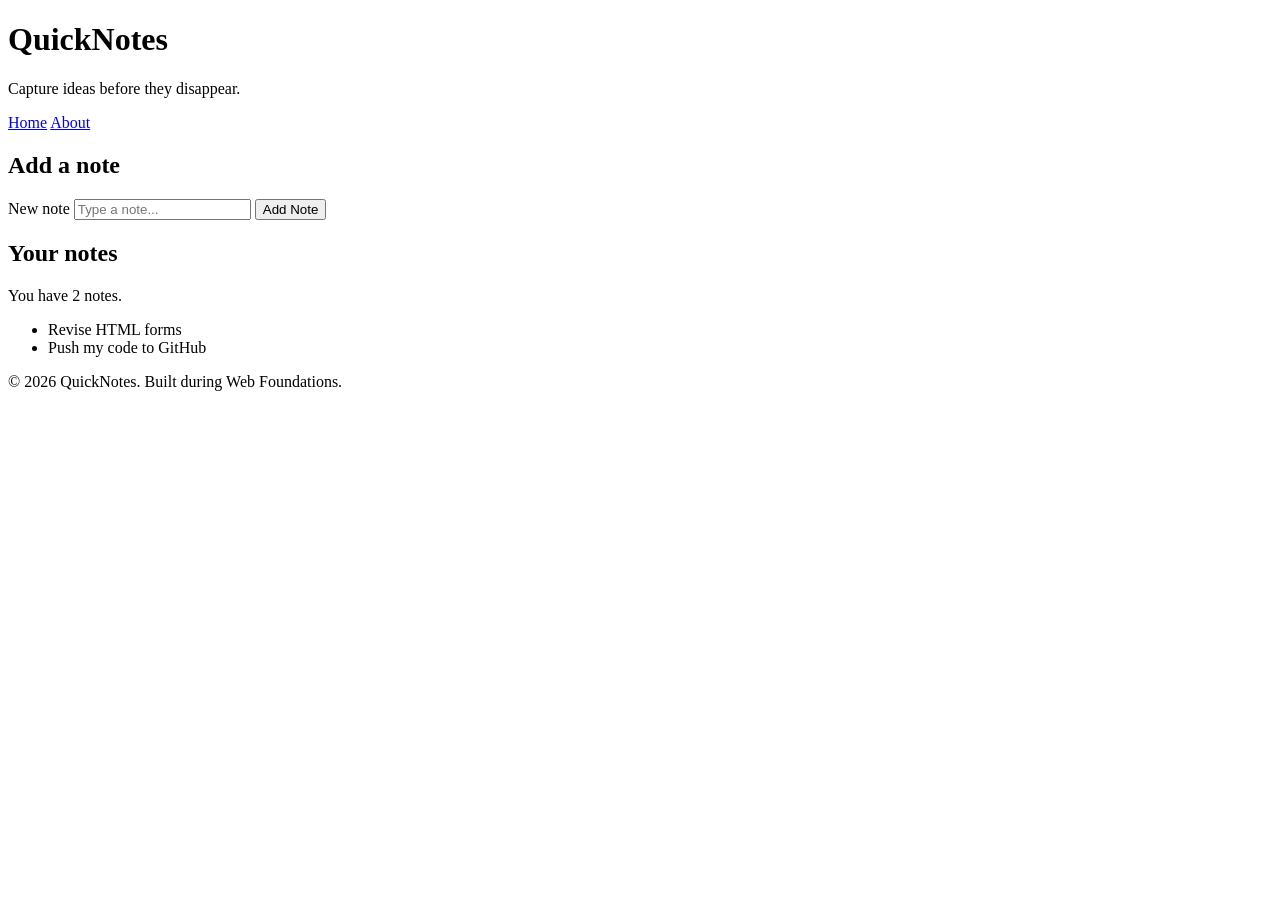
<file: day1/index.html>
<!doctype html>
<html lang="en">
  <head>
    <meta charset="UTF-8" />
    <meta name="viewport" content="width=device-width, initial-scale=1.0" />
    <title>QuickNotes</title>
  </head>
  <body>
    <header>
      <h1>QuickNotes</h1>
      <p>Capture ideas before they disappear.</p>
      <nav>
        <a href="index.html">Home</a>
        <a href="about.html">About</a>
      </nav>
    </header>

    <main>
      <section>
        <h2>Add a note</h2>
        <form id="note-form">
          <label for="note-input">New note</label>
          <input type="text" id="note-input" placeholder="Type a note..." />
          <button type="submit">Add Note</button>
        </form>
      </section>

      <section>
        <h2>Your notes</h2>
        <p id="note-count">You have 2 notes.</p>
        <ul id="notes-list">
          <li>Revise HTML forms</li>
          <li>Push my code to GitHub</li>
        </ul>
      </section>
    </main>

    <footer>
      <p>&copy; 2026 QuickNotes. Built during Web Foundations.</p>
    </footer>
  </body>
</html>
</file>
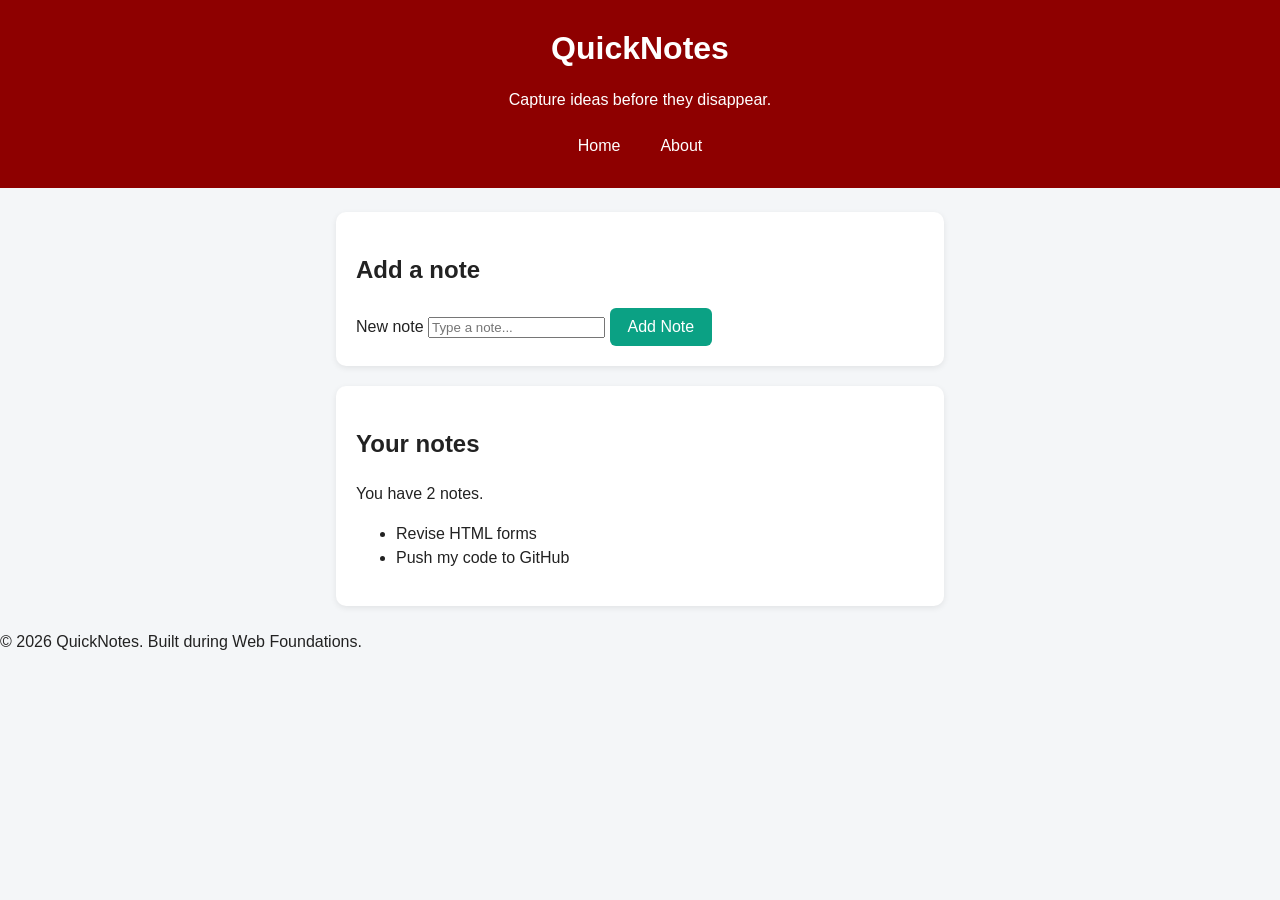
<file: day2/index.html>
<!doctype html>
<html lang="en">
  <head>
    <meta charset="UTF-8" />
    <meta name="viewport" content="width=device-width, initial-scale=1.0" />
    <title>QuickNotes</title>
    <link rel="stylesheet" href="style.css" />
  </head>
  <body>
    <header>
      <h1>QuickNotes</h1>
      <p>Capture ideas before they disappear.</p>
      <nav>
        <a href="index.html">Home</a>
        <a href="about.html">About</a>
      </nav>
    </header>

    <main>
      <section>
        <h2>Add a note</h2>
        <form id="note-form">
          <label for="note-input">New note</label>
          <input type="text" id="note-input" placeholder="Type a note..." />
          <button type="submit">Add Note</button>
        </form>
      </section>

      <section>
        <h2>Your notes</h2>
        <p id="note-count">You have 2 notes.</p>
        <ul id="notes-list">
          <li>Revise HTML forms</li>
          <li>Push my code to GitHub</li>
        </ul>
      </section>
    </main>

    <footer>
      <p>&copy; 2026 QuickNotes. Built during Web Foundations.</p>
    </footer>
  </body>
</html>
</file>
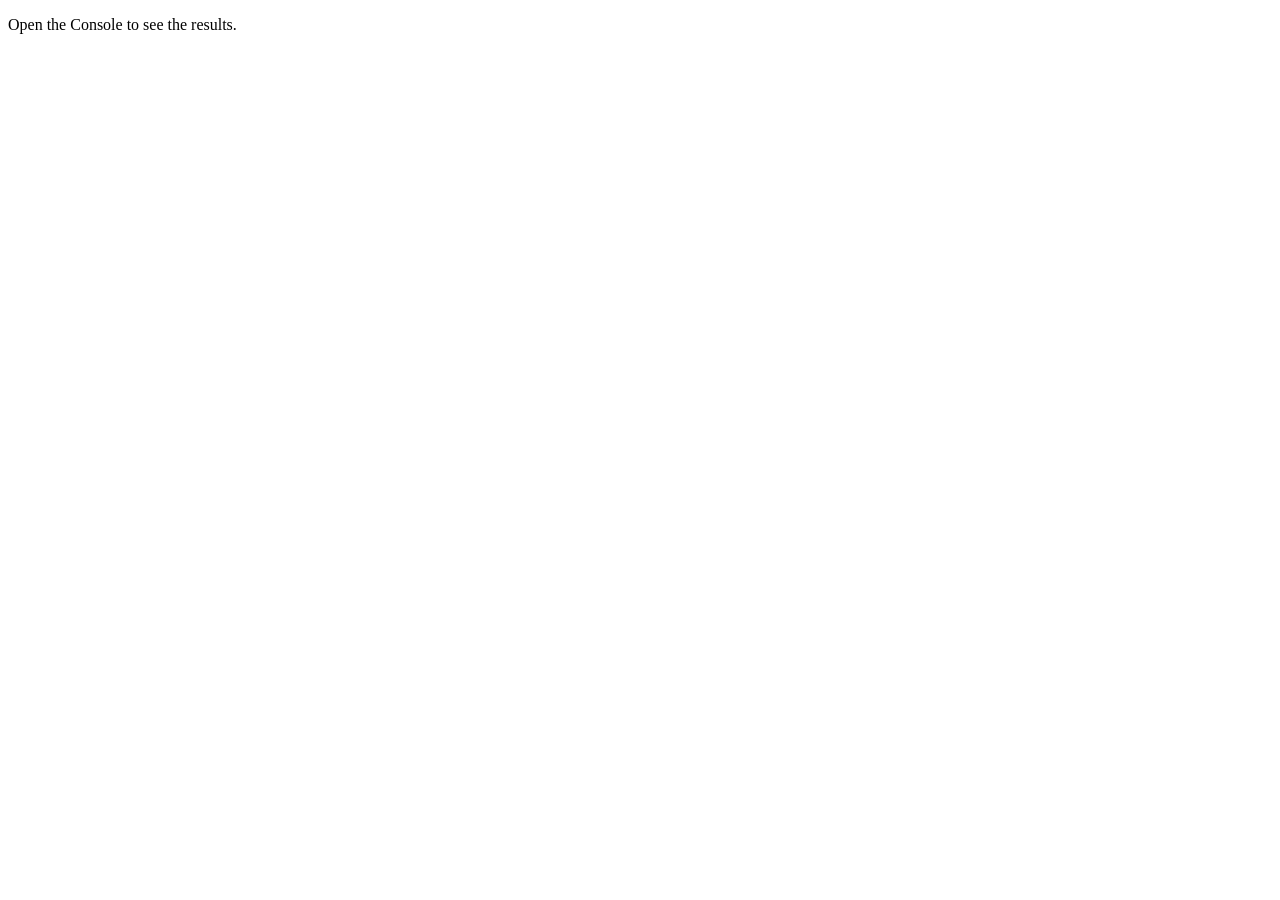
<file: day3/index.html>
<!doctype html>
<html lang="en">
  <head>
    <meta charset="UTF-8" />
    <meta name="viewport" content="width=device-width, initial-scale=1.0" />
    <title>Notes Toolkit</title>
    <script src="script.js" defer></script>
  </head>
  <body>
    <p>Open the Console to see the results.</p>
  </body>
</html>
</file>
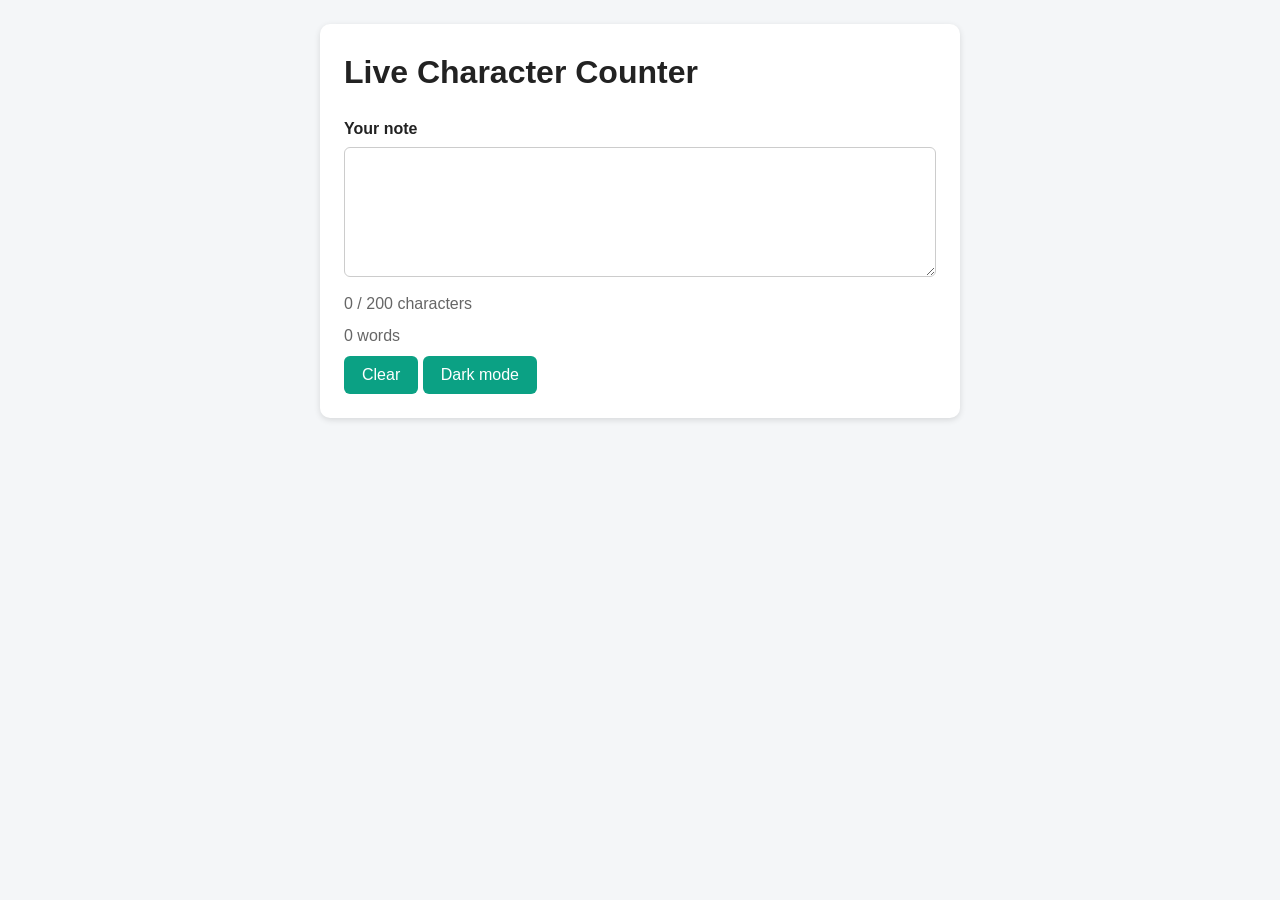
<file: day4/index.html>
<!doctype html>
<html lang="en">
  <head>
    <meta charset="UTF-8" />
    <meta name="viewport" content="width=device-width, initial-scale=1.0" />
    <title>Live Character Counter</title>
    <link rel="stylesheet" href="style.css" />
    <script src="script.js" defer></script>
  </head>
  <body>
    <main>
      <h1>Live Character Counter</h1>

      <label for="note-text">Your note</label>
      <textarea id="note-text" rows="6"></textarea>

      <p id="char-count">0 / 200 characters</p>
      <p id="word-count">0 words</p>

      <button id="clear-btn" type="button">Clear</button>
      <button id="theme-toggle" type="button">Dark mode</button>
    </main>
  </body>
</html>
</file>
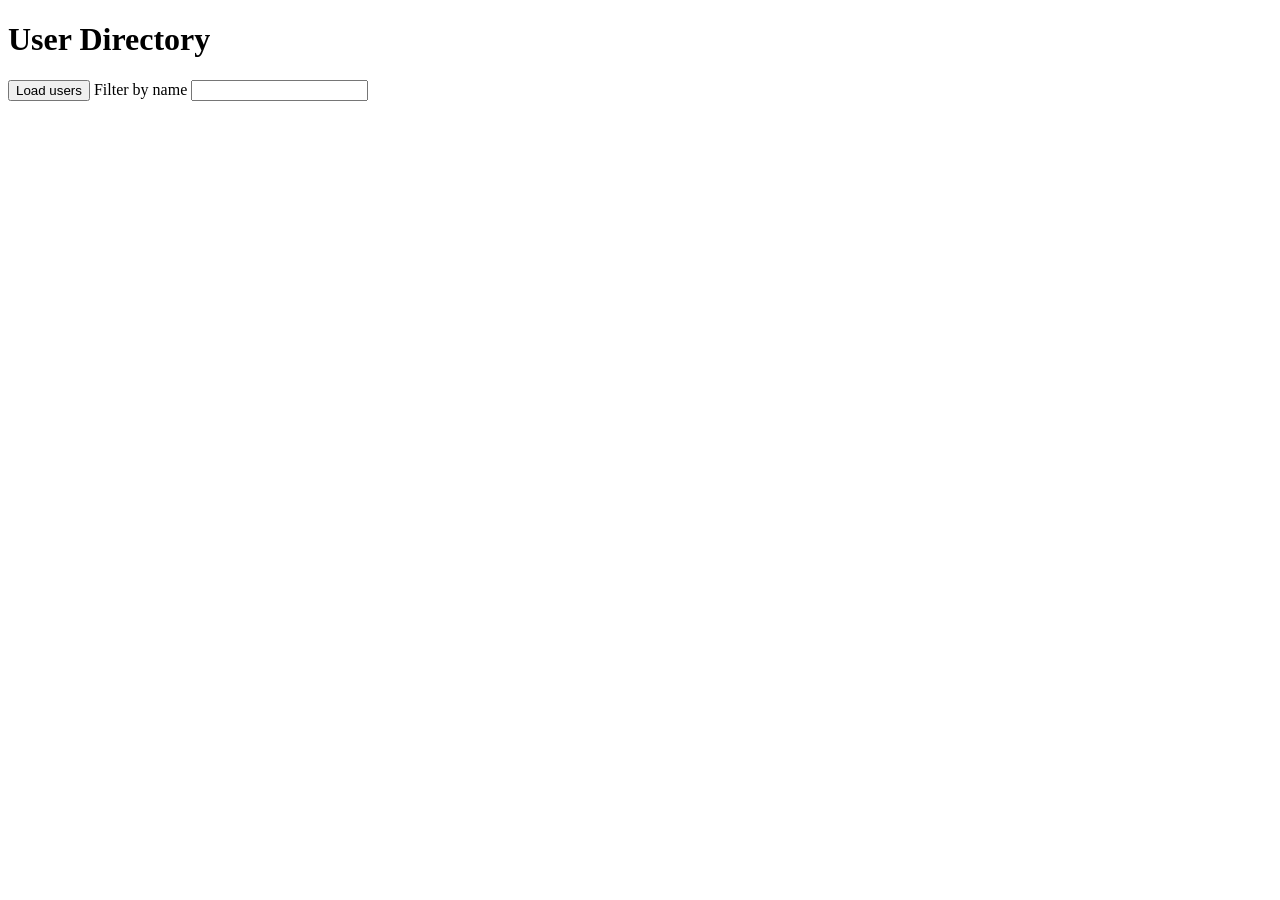
<file: day5/index.html>
<!doctype html>
<html lang="en">
  <head>
    <meta charset="UTF-8" />
    <meta name="viewport" content="width=device-width, initial-scale=1.0" />
    <title>User Directory</title>
    <script src="users.js" defer></script>
  </head>
  <body>
    <h1>User Directory</h1>
    <button id="load-users">Load users</button>
    <label for="filter-input">Filter by name</label>
    <input id="filter-input" type="text" />
    <p id="status"></p>
    <ul id="users-list"></ul>
  </body>
</html>
</file>
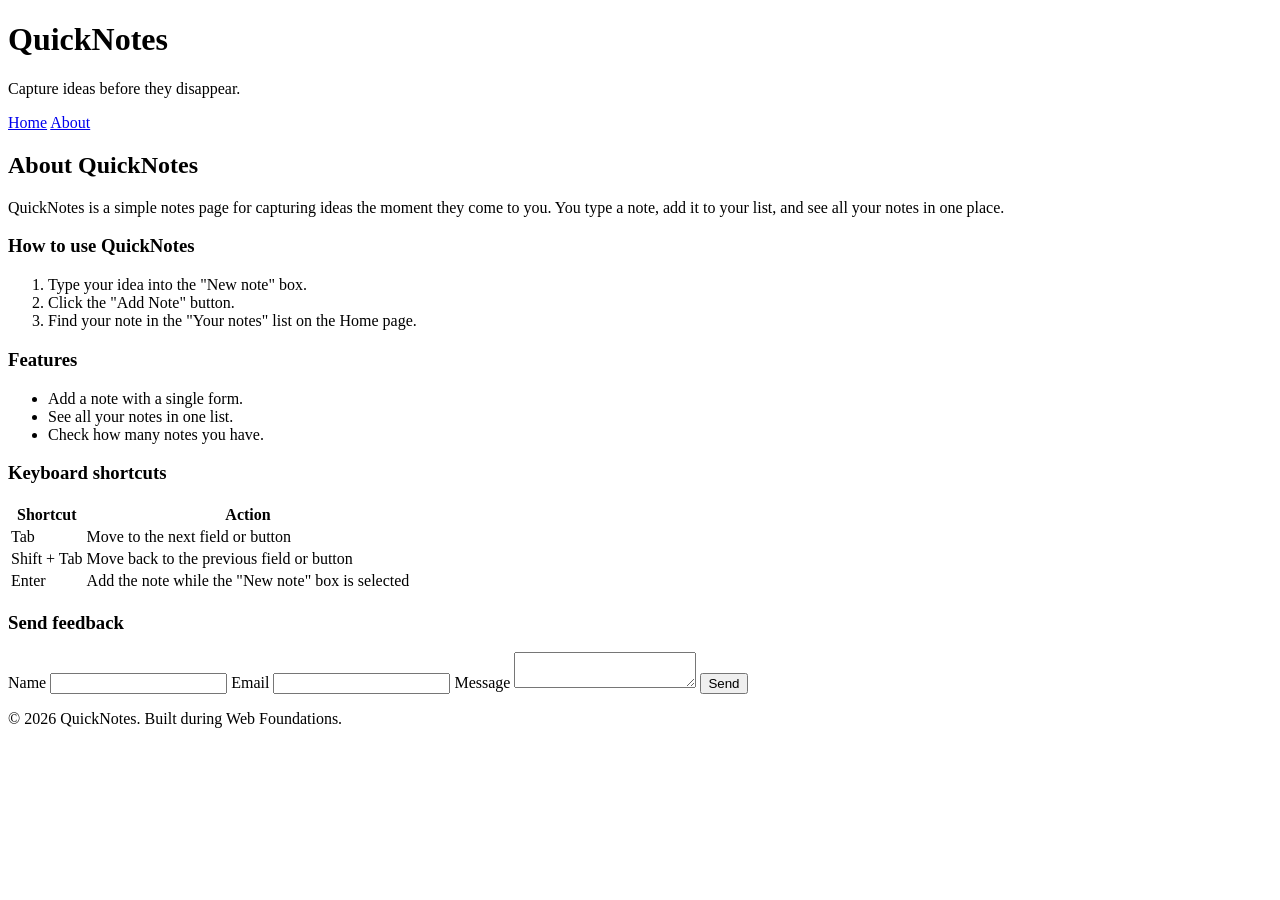
<file: day1/about.html>
<!doctype html>
<html lang="en">
  <head>
    <meta charset="UTF-8" />
    <meta name="viewport" content="width=device-width, initial-scale=1.0" />
    <title>About QuickNotes</title>
  </head>
  <body>
    <header>
      <h1>QuickNotes</h1>
      <p>Capture ideas before they disappear.</p>
      <nav>
        <a href="index.html">Home</a>
        <a href="about.html">About</a>
      </nav>
    </header>

    <main>
      <h2>About QuickNotes</h2>
      <p>
        QuickNotes is a simple notes page for capturing ideas the moment they
        come to you. You type a note, add it to your list, and see all your
        notes in one place.
      </p>
      <section>
        <h3>How to use QuickNotes</h3>
        <ol>
          <li>Type your idea into the "New note" box.</li>
          <li>Click the "Add Note" button.</li>
          <li>Find your note in the "Your notes" list on the Home page.</li>
        </ol>
      </section>
      <section>
        <h3>Features</h3>
        <ul>
          <li>Add a note with a single form.</li>
          <li>See all your notes in one list.</li>
          <li>Check how many notes you have.</li>
        </ul>
      </section>
      <section>
        <h3>Keyboard shortcuts</h3>
        <table>
          <thead>
            <tr>
              <th>Shortcut</th>
              <th>Action</th>
            </tr>
          </thead>
          <tbody>
            <tr>
              <td>Tab</td>
              <td>Move to the next field or button</td>
            </tr>
            <tr>
              <td>Shift + Tab</td>
              <td>Move back to the previous field or button</td>
            </tr>
            <tr>
              <td>Enter</td>
              <td>Add the note while the "New note" box is selected</td>
            </tr>
          </tbody>
        </table>
      </section>
      <section>
        <h3>Send feedback</h3>
        <form>
          <label for="feedback-name">Name</label>
          <input type="text" id="feedback-name" name="name" required />

          <label for="feedback-email">Email</label>
          <input type="email" id="feedback-email" name="email" required />

          <label for="feedback-message">Message</label>
          <textarea id="feedback-message" name="message" required></textarea>

          <button type="submit">Send</button>
        </form>
      </section>
    </main>

    <footer>
      <p>&copy; 2026 QuickNotes. Built during Web Foundations.</p>
    </footer>
  </body>
</html>
</file>
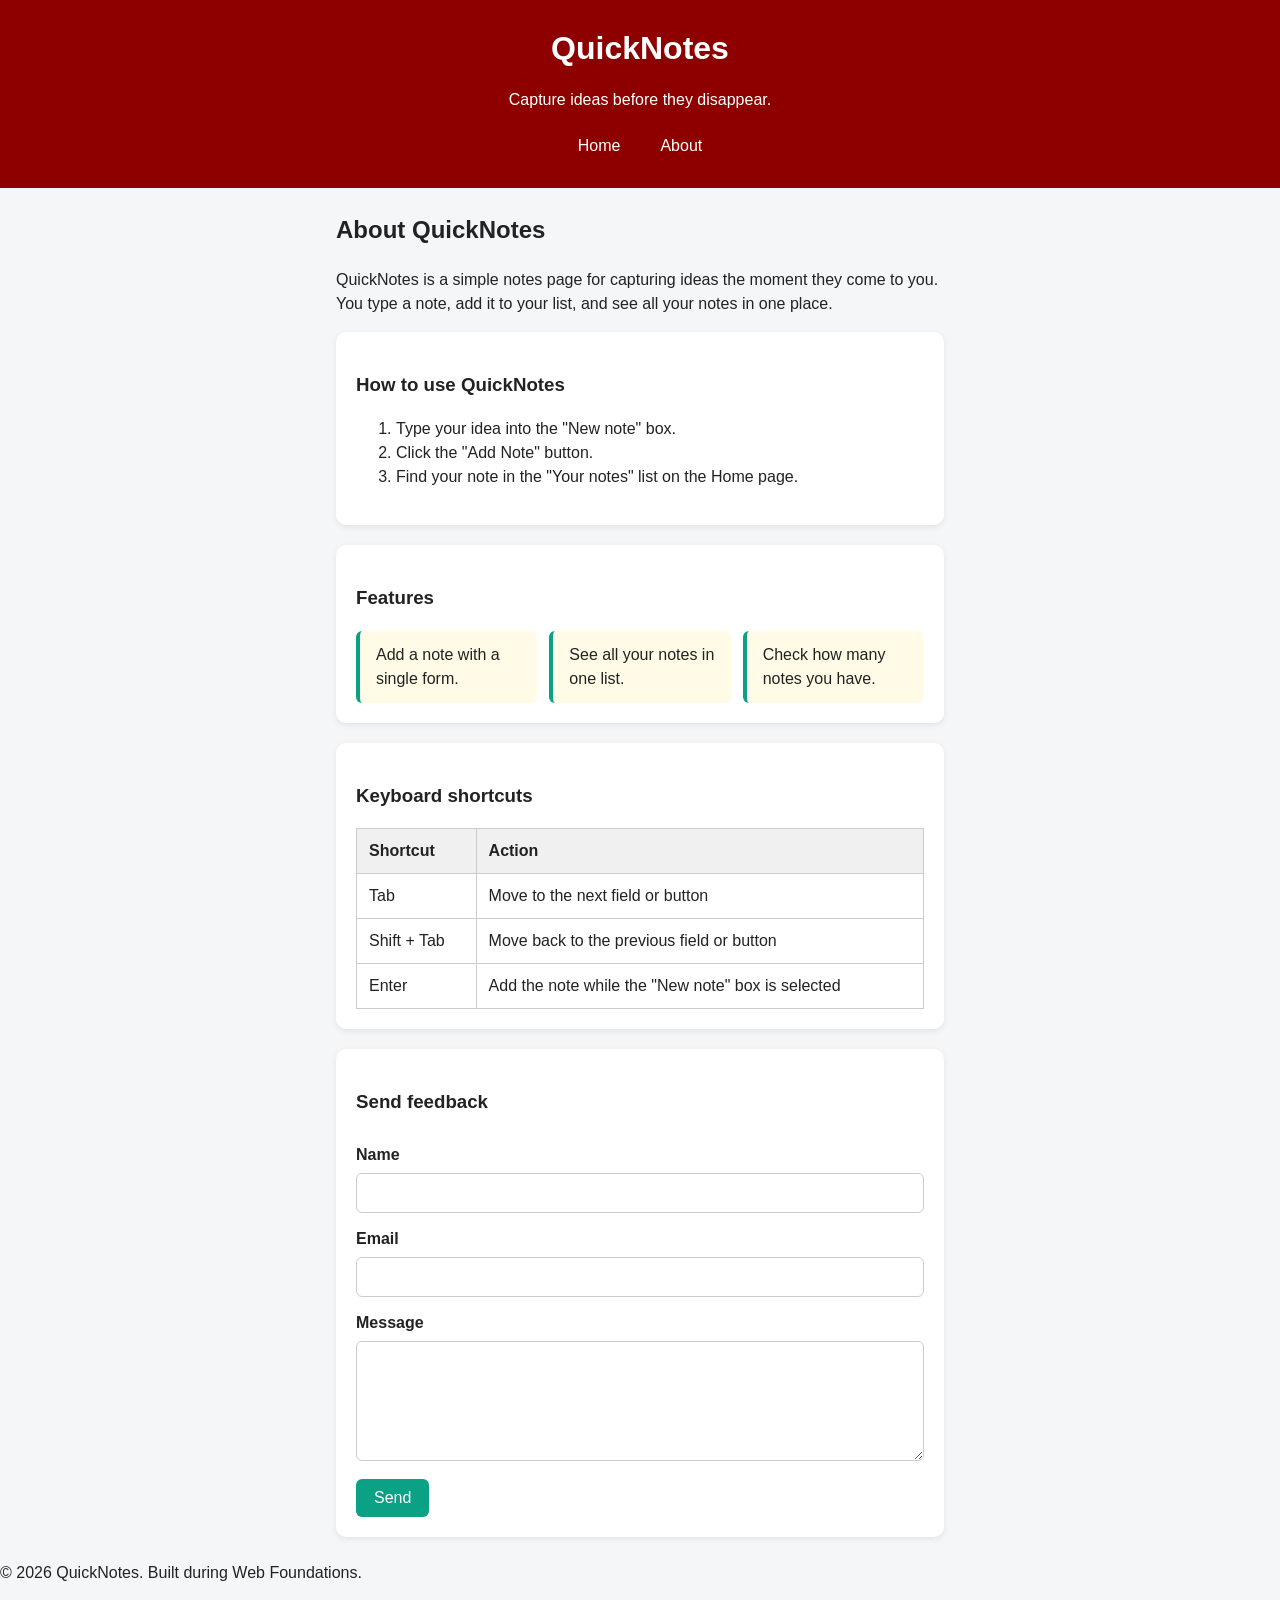
<file: day2/about.html>
<!doctype html>
<html lang="en">
  <head>
    <meta charset="UTF-8" />
    <meta name="viewport" content="width=device-width, initial-scale=1.0" />
    <title>About QuickNotes</title>
    <link rel="stylesheet" href="style.css" />
  </head>
  <body>
    <header>
      <h1>QuickNotes</h1>
      <p>Capture ideas before they disappear.</p>
      <nav>
        <a href="index.html">Home</a>
        <a href="about.html">About</a>
      </nav>
    </header>

    <main>
      <h2>About QuickNotes</h2>
      <p>
        QuickNotes is a simple notes page for capturing ideas the moment they
        come to you. You type a note, add it to your list, and see all your
        notes in one place.
      </p>
      <section>
        <h3>How to use QuickNotes</h3>
        <ol>
          <li>Type your idea into the "New note" box.</li>
          <li>Click the "Add Note" button.</li>
          <li>Find your note in the "Your notes" list on the Home page.</li>
        </ol>
      </section>
      <section>
        <h3>Features</h3>
        <ul class="features">
          <li>Add a note with a single form.</li>
          <li>See all your notes in one list.</li>
          <li>Check how many notes you have.</li>
        </ul>
      </section>
      <section>
        <h3>Keyboard shortcuts</h3>
        <table>
          <thead>
            <tr>
              <th>Shortcut</th>
              <th>Action</th>
            </tr>
          </thead>
          <tbody>
            <tr>
              <td>Tab</td>
              <td>Move to the next field or button</td>
            </tr>
            <tr>
              <td>Shift + Tab</td>
              <td>Move back to the previous field or button</td>
            </tr>
            <tr>
              <td>Enter</td>
              <td>Add the note while the "New note" box is selected</td>
            </tr>
          </tbody>
        </table>
      </section>
      <section>
        <h3>Send feedback</h3>
        <form id="feedback-form">
          <label for="feedback-name">Name</label>
          <input type="text" id="feedback-name" name="name" required />

          <label for="feedback-email">Email</label>
          <input type="email" id="feedback-email" name="email" required />

          <label for="feedback-message">Message</label>
          <textarea id="feedback-message" name="message" required></textarea>

          <button type="submit">Send</button>
        </form>
      </section>
    </main>

    <footer>
      <p>&copy; 2026 QuickNotes. Built during Web Foundations.</p>
    </footer>
  </body>
</html>
</file>
<file: day2/style.css>
/* 1. Reset: predictable sizing and no default body margin */
*,
*::before,
*::after {
  box-sizing: border-box;
}

body {
  margin: 0;
  font-family: "Segoe UI", Arial, sans-serif;
  background-color: #f4f6f8;
  color: #222;
  line-height: 1.5;
}

/* 2. Header */
header {
  background-color: #8e0000;
  color: white;
  text-align: center;
  padding: 24px 16px;
}

header h1 {
  margin: 0;
}

/* 3. Navigation */
nav {
  display: flex;
  justify-content: center;
  gap: 16px;
  margin-top: 12px;
}

nav a {
  color: white;
  text-decoration: none;
  padding: 6px 12px;
  border-radius: 6px;
  transition: background-color 0.2s ease;
}

nav a:hover {
  background-color: rgba(255, 255, 255, 0.25);
}

/* 4. Centre the main content and limit its width */
main {
  max-width: 640px;
  margin: 24px auto;
  padding: 0 16px;
}

section {
  background: white;
  padding: 20px;
  border-radius: 10px;
  margin-bottom: 20px;
  box-shadow: 0 2px 6px rgba(0, 0, 0, 0.08);
}

/* 5. Features grid */
.features {
  list-style: none;
  padding: 0;
  margin: 0;
  display: grid;
  grid-template-columns: repeat(auto-fit, minmax(180px, 1fr));
  gap: 12px;
}

.features li {
  background-color: #fffbe6;
  border-left: 4px solid #0ba184;
  padding: 12px 16px;
  border-radius: 6px;
}

/* 6a. Shortcuts table */
table {
  width: 100%;
  border-collapse: collapse;
}

th,
td {
  border: 1px solid #ccc;
  padding: 10px 12px;
  text-align: left;
}

th {
  background-color: #f0f0f0;
}

/* 6b. Feedback form */
#feedback-form {
  display: flex;
  flex-direction: column;
  gap: 6px;
}

#feedback-form label {
  font-weight: bold;
  margin-top: 8px;
}

#feedback-form input,
#feedback-form textarea {
  width: 100%;
  padding: 10px;
  border: 1px solid #ccc;
  border-radius: 6px;
  font-size: 1rem;
  font-family: inherit;
}

#feedback-form textarea {
  min-height: 120px;
  resize: vertical;
}

#feedback-form button {
  align-self: flex-start;
  margin-top: 12px;
}

/* 7a. Buttons */
button {
  background-color: #0ba184;
  color: white;
  border: none;
  padding: 10px 18px;
  border-radius: 6px;
  font-size: 1rem;
  cursor: pointer;
  transition: background-color 0.2s ease;
}

button:hover {
  background-color: #088a70;
}

/* 8. Phones */
@media (max-width: 600px) {
  header {
    padding: 16px 12px;
    font-size: 0.9rem;
  }

  header h1 {
    font-size: 1.5rem;
  }
}
</file>
<file: day4/style.css>
/* ===== Colours as variables ===== */
:root {
  --bg: #f4f6f8;
  --card-bg: #ffffff;
  --text: #222222;
  --muted: #666666;
  --border: #cccccc;
  --accent: #0ba184;
  --accent-hover: #088a70;
}

/* Dark theme: only the variables change */
body.dark {
  --bg: #121417;
  --card-bg: #1e2227;
  --text: #e8e8e8;
  --muted: #a0a0a0;
  --border: #3a3f45;
  --accent: #14b89a;
  --accent-hover: #0f9a80;
}

/* ===== Base ===== */
*,
*::before,
*::after {
  box-sizing: border-box;
}

body {
  margin: 0;
  padding: 24px 16px;
  font-family: "Segoe UI", Arial, sans-serif;
  background-color: var(--bg);
  color: var(--text);
  line-height: 1.5;
}

main {
  max-width: 640px;
  margin: 0 auto;
  background-color: var(--card-bg);
  padding: 24px;
  border-radius: 10px;
  box-shadow: 0 2px 6px rgba(0, 0, 0, 0.12);
}

h1 {
  margin-top: 0;
}

label {
  display: block;
  font-weight: bold;
  margin-bottom: 6px;
}

textarea {
  width: 100%;
  padding: 10px;
  border: 1px solid var(--border);
  border-radius: 6px;
  font-size: 1rem;
  font-family: inherit;
  background-color: var(--card-bg);
  color: var(--text);
  resize: vertical;
}

#char-count,
#word-count {
  margin: 8px 0;
}

p {
  color: var(--muted);
}
button {
  background-color: var(--accent);
  color: white;
  border: none;
  padding: 10px 18px;
  border-radius: 6px;
  font-size: 1rem;
  cursor: pointer;
  transition: background-color 0.2s ease;
}

button:hover {
  background-color: var(--accent-hover);
}

/* ===== Counter states ===== */
.warning {
  color: orange;
}

.over {
  color: red;
  font-weight: bold;
}
</file>
